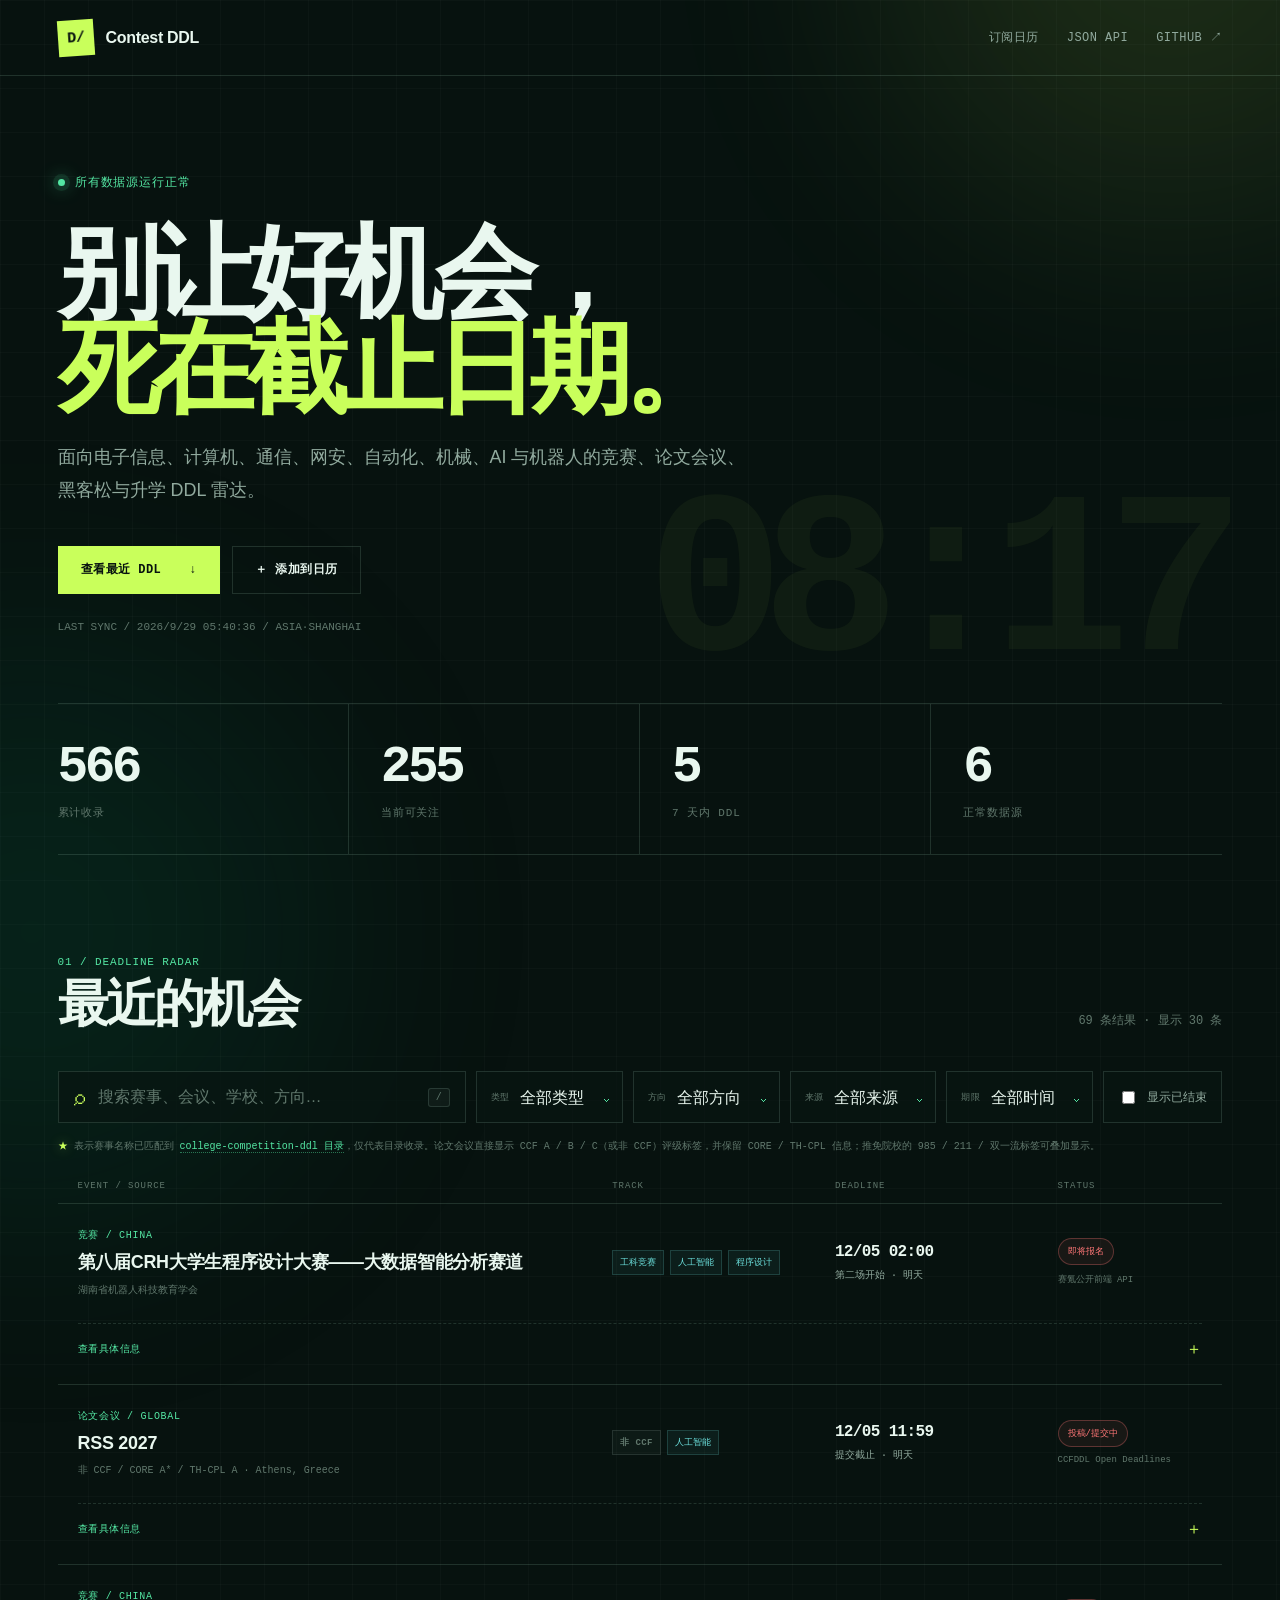
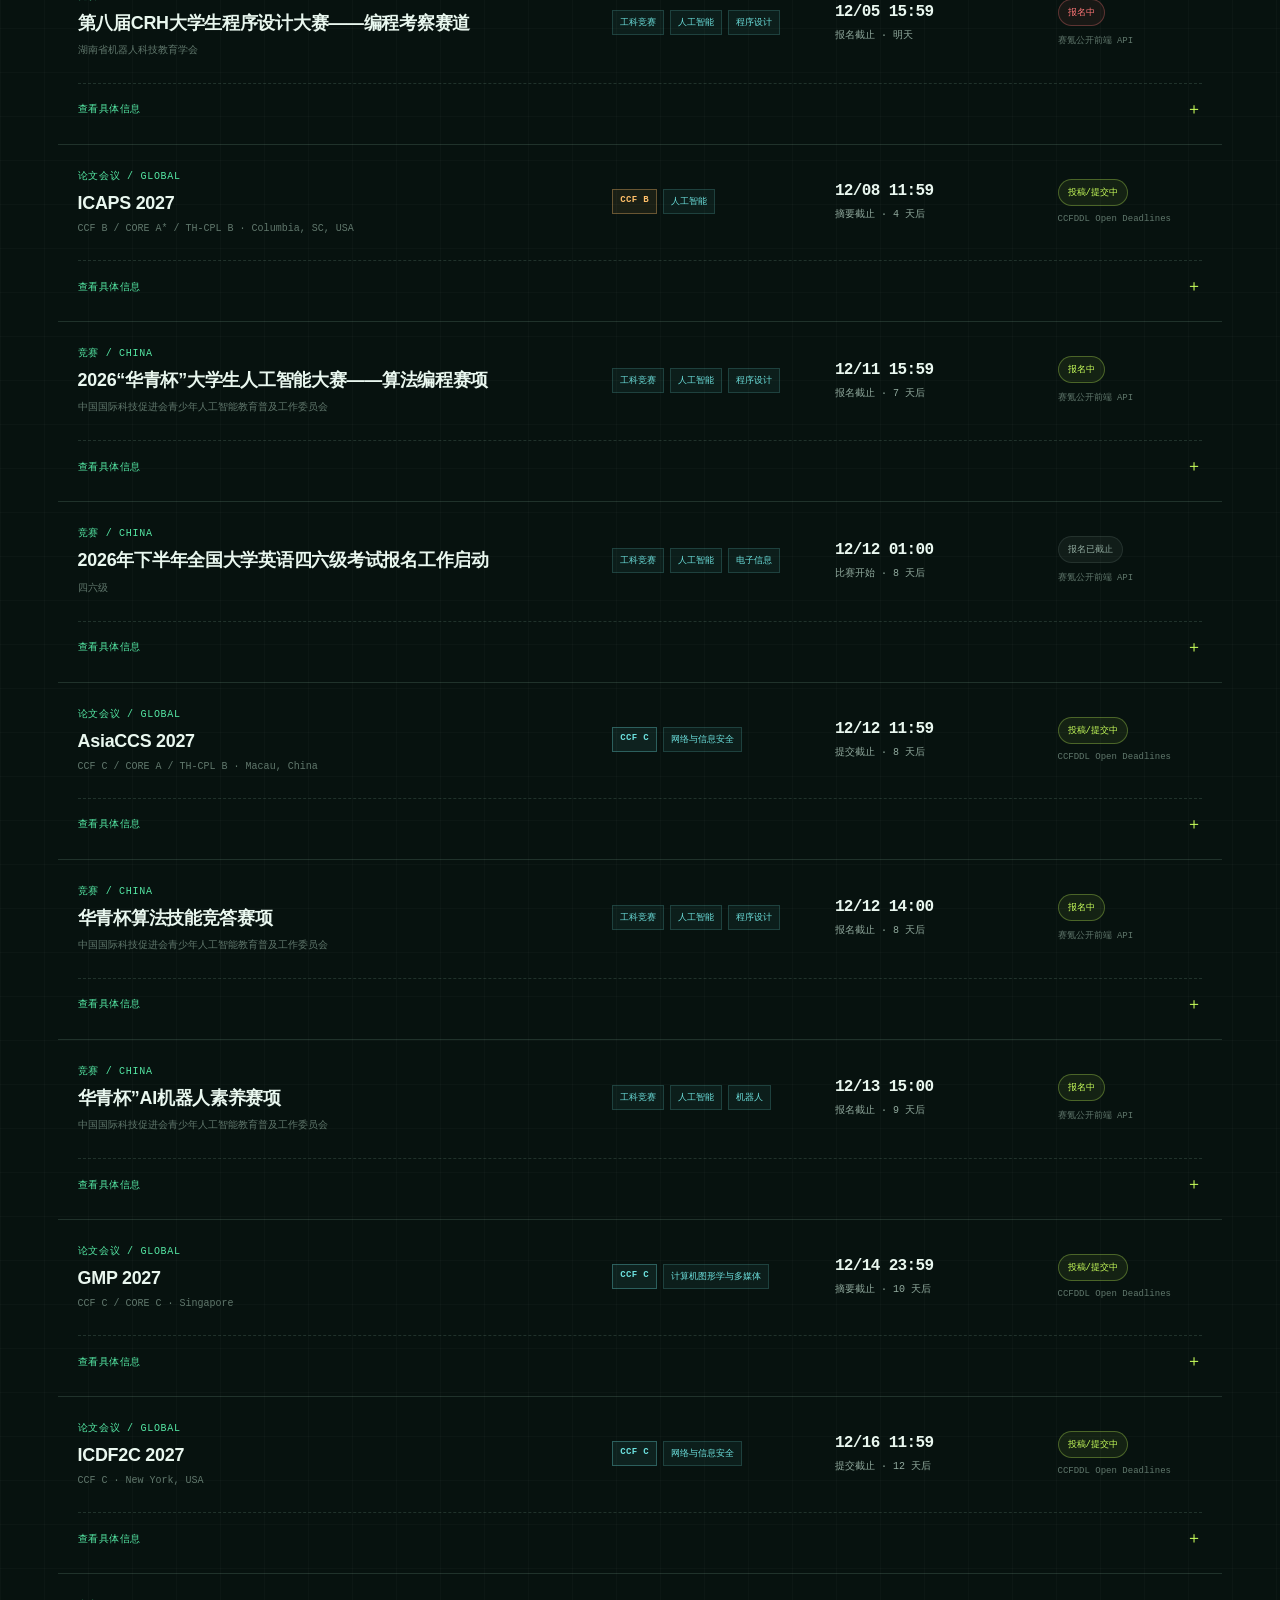
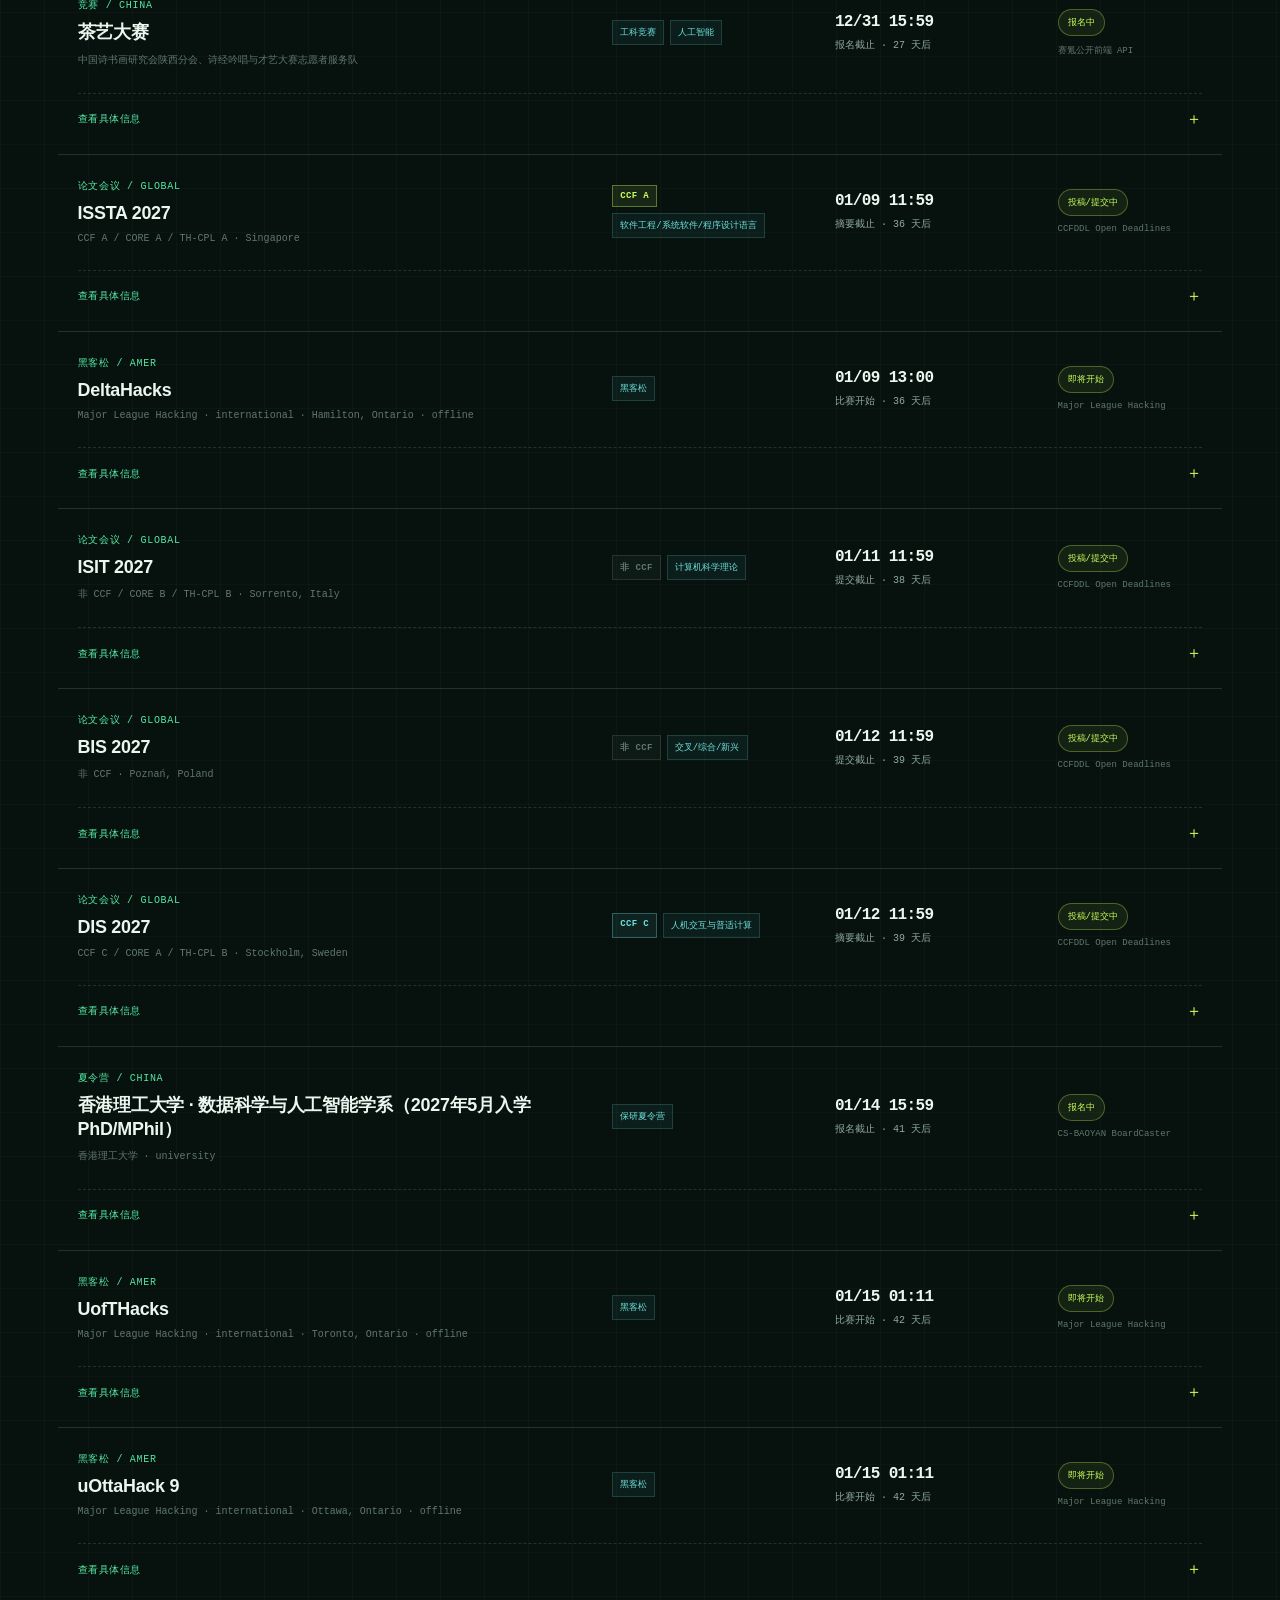
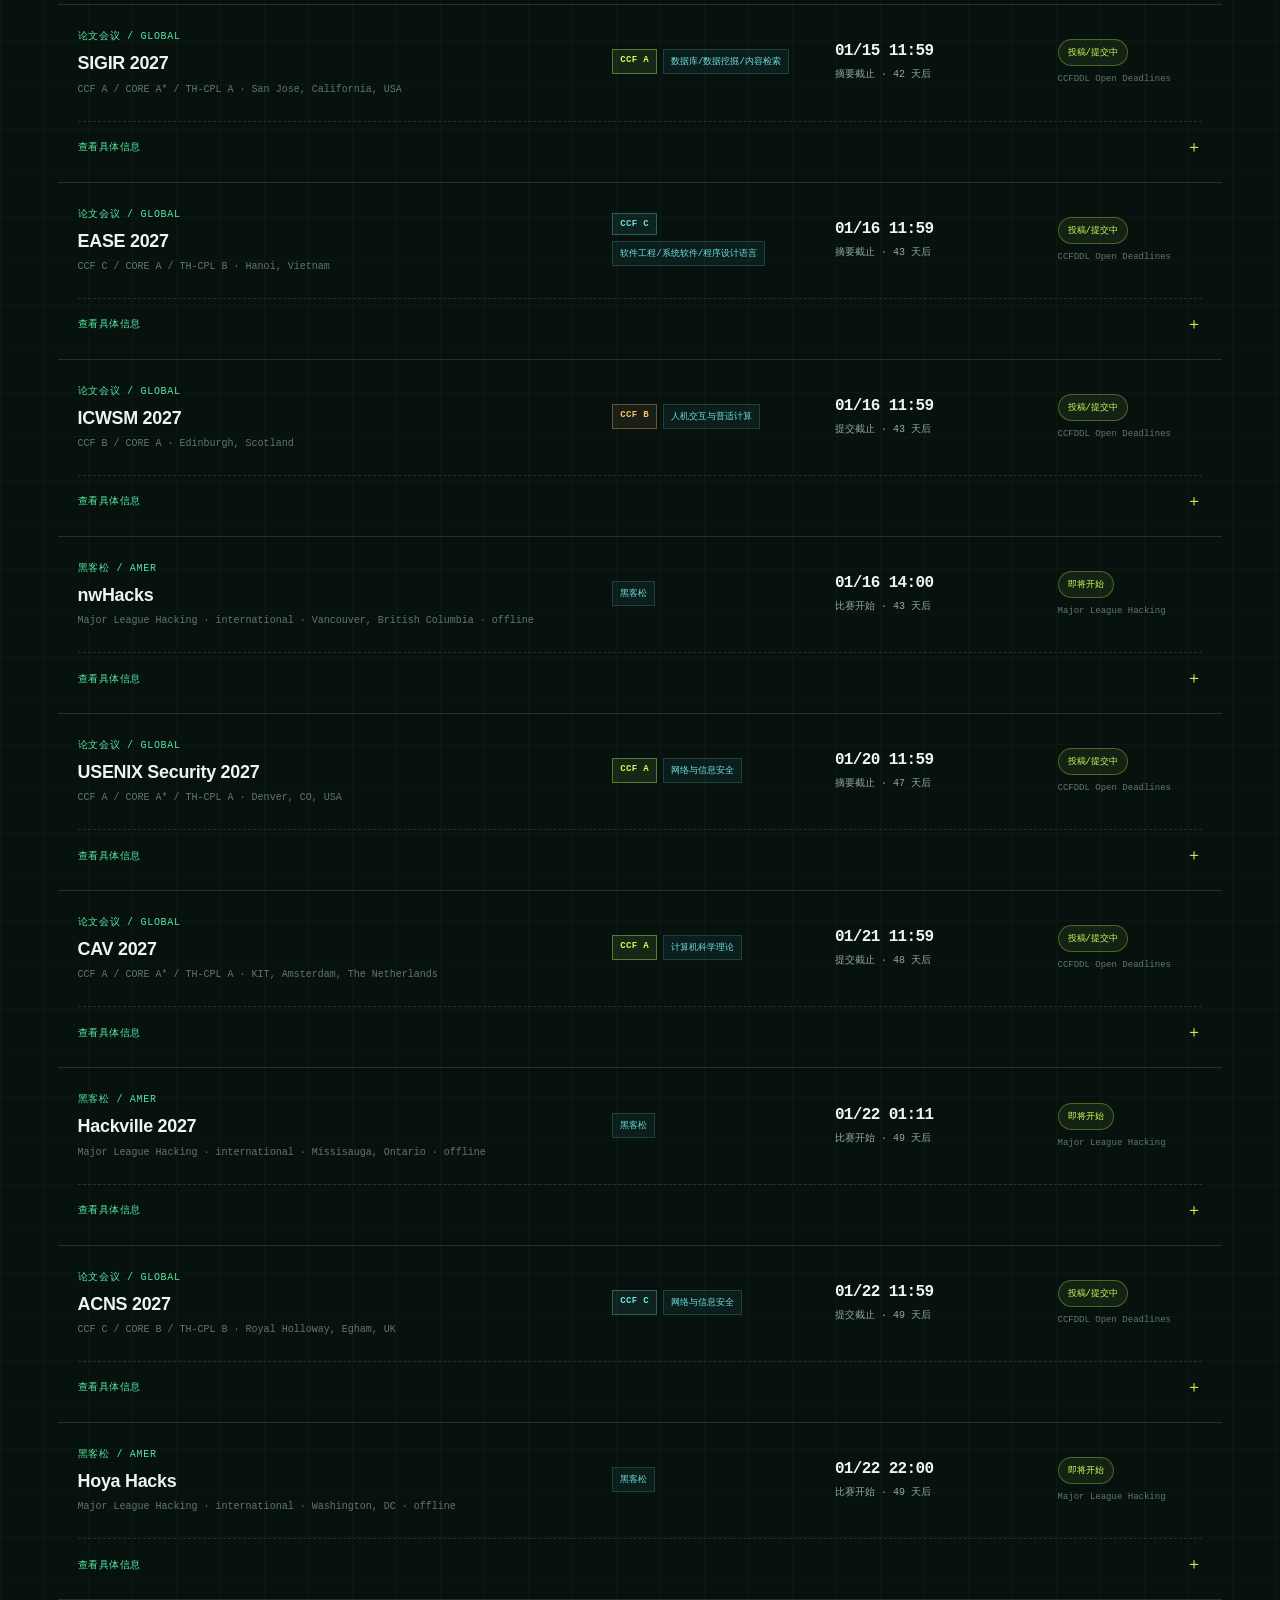
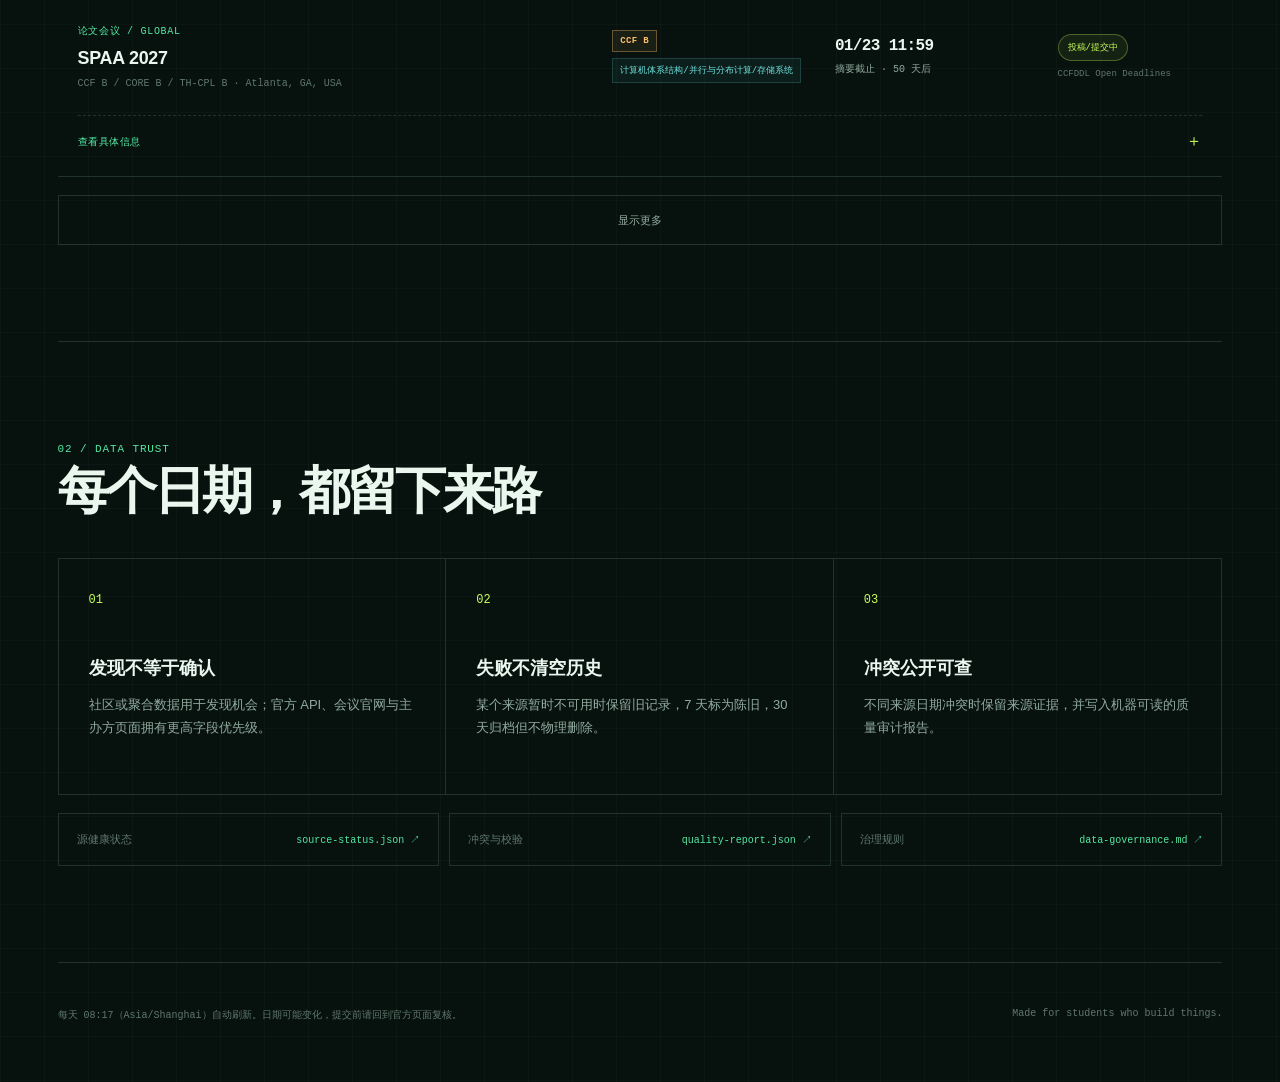
<file: index.html>
<!doctype html>
<html lang="zh-CN">
<head>
  <meta charset="utf-8">
  <meta name="viewport" content="width=device-width, initial-scale=1">
  <meta name="description" content="工科竞赛、论文会议、黑客松、保研夏令营与预推免 DDL 聚合日历，每日自动更新。">
  <meta name="theme-color" content="#071b16">
  <title>Contest DDL — 工科生的截止日期雷达</title>
  <link rel="icon" href="./assets/favicon.svg" type="image/svg+xml">
  <link rel="stylesheet" href="./assets/style.css">
</head>
<body>
  <div class="ambient ambient-a" aria-hidden="true"></div>
  <div class="ambient ambient-b" aria-hidden="true"></div>
  <header class="topbar">
    <a class="brand" href="./" aria-label="Contest DDL 首页">
      <span class="brand-mark">D/</span>
      <span>Contest DDL</span>
    </a>
    <nav class="top-actions" aria-label="快捷链接">
      <a href="./data/competitions.ics">订阅日历</a>
      <a href="./data/competitions.json">JSON API</a>
      <a href="https://github.com/Nemoyuzx/contest-ddl" target="_blank" rel="noreferrer">GitHub ↗</a>
    </nav>
  </header>

  <main>
    <section class="hero">
      <div class="eyebrow"><span class="live-dot"></span><span id="healthText">正在读取本站快照</span></div>
      <h1>别让好机会，<br><em>死在截止日期。</em></h1>
      <p>面向电子信息、计算机、通信、网安、自动化、机械、AI 与机器人的竞赛、论文会议、黑客松与升学 DDL 雷达。</p>
      <div class="hero-actions">
        <a class="button button-primary" href="#events">查看最近 DDL <span>↓</span></a>
        <a class="button button-ghost" href="./data/competitions.ics">＋ 添加到日历</a>
      </div>
      <div class="updated" id="updatedAt">数据载入中…</div>
    </section>

    <section class="metrics" aria-label="数据概览">
      <article><strong id="totalMetric">—</strong><span>累计收录</span></article>
      <article><strong id="activeMetric">—</strong><span>当前可关注</span></article>
      <article><strong id="weekMetric">—</strong><span>7 天内 DDL</span></article>
      <article><strong id="sourceMetric">—</strong><span>正常数据源</span></article>
    </section>

    <section class="workspace" id="events">
      <div class="section-heading">
        <div>
          <span class="section-index">01 / DEADLINE RADAR</span>
          <h2>最近的机会</h2>
        </div>
        <p id="resultCount">正在整理日程…</p>
      </div>

      <div class="controls" role="search">
        <label class="search-box">
          <span aria-hidden="true">⌕</span>
          <input id="searchInput" type="search" placeholder="搜索赛事、会议、学校、方向…" autocomplete="off">
          <kbd>/</kbd>
        </label>
        <label class="select-wrap"><span>类型</span><select id="typeFilter"><option value="all">全部类型</option></select></label>
        <label class="select-wrap"><span>方向</span><select id="categoryFilter"><option value="all">全部方向</option></select></label>
        <label class="select-wrap"><span>来源</span><select id="sourceFilter"><option value="all">全部来源</option></select></label>
        <label class="select-wrap"><span>期限</span><select id="windowFilter"><option value="all">全部时间</option><option value="7">7 天内</option><option value="30">30 天内</option><option value="90">90 天内</option></select></label>
        <label class="check-wrap"><input id="expiredToggle" type="checkbox"><span>显示已结束</span></label>
      </div>
      <p class="catalog-legend"><span>★</span> 表示赛事名称已匹配到 <a href="https://github.com/xcg1125/college-competition-ddl/blob/main/competitions.json" target="_blank" rel="noreferrer">college-competition-ddl 目录</a>，仅代表目录收录。论文会议直接显示 CCF A / B / C（或非 CCF）评级标签，并保留 CORE / TH-CPL 信息；推免院校的 985 / 211 / 双一流标签可叠加显示。</p>

      <div class="timeline-head" aria-hidden="true">
        <span>EVENT / SOURCE</span><span>TRACK</span><span>DEADLINE</span><span>STATUS</span>
      </div>
      <div class="event-list" id="eventList" aria-live="polite"></div>
      <button class="load-more" id="loadMore" type="button" hidden>显示更多</button>
      <div class="empty-state" id="emptyState" hidden>
        <span>∅</span><h3>没有符合条件的事件</h3><p>试试放宽期限或换一个关键词。</p>
      </div>
    </section>

    <section class="trust">
      <div class="section-heading">
        <div><span class="section-index">02 / DATA TRUST</span><h2>每个日期，都留下来路</h2></div>
      </div>
      <div class="trust-grid">
        <article><span>01</span><h3>发现不等于确认</h3><p>社区或聚合数据用于发现机会；官方 API、会议官网与主办方页面拥有更高字段优先级。</p></article>
        <article><span>02</span><h3>失败不清空历史</h3><p>某个来源暂时不可用时保留旧记录，7 天标为陈旧，30 天归档但不物理删除。</p></article>
        <article><span>03</span><h3>冲突公开可查</h3><p>不同来源日期冲突时保留来源证据，并写入机器可读的质量审计报告。</p></article>
      </div>
      <div class="data-links">
        <a href="./data/source-status.json"><span>源健康状态</span><b>source-status.json ↗</b></a>
        <a href="./data/quality-report.json"><span>冲突与校验</span><b>quality-report.json ↗</b></a>
        <a href="./docs/data-governance.md"><span>治理规则</span><b>data-governance.md ↗</b></a>
      </div>
    </section>
  </main>

  <footer>
    <p>每天 08:17（Asia/Shanghai）自动刷新。日期可能变化，提交前请回到官方页面复核。</p>
    <p>Made for students who build things.</p>
  </footer>

  <template id="eventTemplate">
    <article class="event-row">
      <div class="event-main"><div class="event-kicker"></div><h3><a target="_blank" rel="noreferrer"></a></h3><p class="event-meta"></p></div>
      <div class="event-categories"></div>
      <div class="deadline"><strong></strong><span></span></div>
      <div class="event-state"><span class="status-pill"></span><small></small></div>
      <details class="event-details" hidden>
        <summary>查看具体信息 <span>＋</span></summary>
        <div class="detail-grid">
          <section class="description-block" hidden><h4>活动介绍</h4><p></p></section>
          <section class="eligibility-block" hidden><h4>适用对象</h4><p></p></section>
          <section class="timeline-block" hidden><h4>关键时间</h4><dl></dl></section>
          <section class="schedule-block" hidden><h4>关键阶段</h4><div></div></section>
          <section class="attachments-block" hidden><h4>附件</h4><div></div></section>
          <section class="evidence-block" hidden><h4>数据来源</h4><div></div><p></p></section>
        </div>
      </details>
    </article>
  </template>
  <script src="./assets/app.js" defer></script>
</body>
</html>
</file>
<file: assets/style.css>
:root {
  --ink: #e9f7ef;
  --muted: #91aa9e;
  --dim: #60776c;
  --bg: #07120f;
  --panel: rgba(12, 31, 25, .72);
  --line: rgba(167, 219, 190, .16);
  --acid: #c9ff5b;
  --mint: #54e6a3;
  --cyan: #6de1df;
  --warn: #ffbf69;
  --danger: #ff7676;
  --font-sans: Inter, ui-sans-serif, -apple-system, BlinkMacSystemFont, "Segoe UI", "PingFang SC", "Microsoft YaHei", sans-serif;
  --font-mono: "SFMono-Regular", Consolas, "Liberation Mono", monospace;
}

* { box-sizing: border-box; }
html { scroll-behavior: smooth; }
body {
  margin: 0; min-height: 100vh; color: var(--ink); background: var(--bg);
  font-family: var(--font-sans); -webkit-font-smoothing: antialiased; overflow-x: hidden;
  background-image: linear-gradient(rgba(255,255,255,.018) 1px, transparent 1px), linear-gradient(90deg, rgba(255,255,255,.018) 1px, transparent 1px);
  background-size: 44px 44px;
}
a { color: inherit; text-decoration: none; }
button, input, select { font: inherit; }
.ambient { position: fixed; width: 45vw; height: 45vw; border-radius: 50%; filter: blur(130px); opacity: .11; pointer-events: none; z-index: -1; }
.ambient-a { background: var(--acid); top: -28vw; right: -14vw; }
.ambient-b { background: #00a873; bottom: -25vw; left: -20vw; }

.topbar { height: 76px; max-width: 1440px; margin: 0 auto; padding: 0 4.5vw; display: flex; align-items: center; justify-content: space-between; border-bottom: 1px solid var(--line); }
.brand { display: flex; align-items: center; gap: 12px; font-weight: 720; letter-spacing: -.02em; }
.brand-mark { display: grid; place-items: center; width: 36px; height: 36px; color: #07120f; background: var(--acid); font: 800 15px var(--font-mono); transform: rotate(-4deg); }
.top-actions { display: flex; align-items: center; gap: 28px; color: var(--muted); font: 12px var(--font-mono); text-transform: uppercase; letter-spacing: .04em; }
.top-actions a:hover { color: var(--acid); }

main { max-width: 1440px; margin: 0 auto; padding: 0 4.5vw; }
.hero { min-height: 610px; padding: 96px 0 70px; border-bottom: 1px solid var(--line); position: relative; }
.hero::after { content: "08:17"; position: absolute; right: 0; bottom: 28px; color: rgba(201,255,91,.045); font: 800 clamp(7rem, 18vw, 18rem)/.75 var(--font-mono); letter-spacing: -.1em; z-index: -1; }
.eyebrow { display: inline-flex; align-items: center; gap: 10px; color: var(--mint); font: 12px var(--font-mono); letter-spacing: .08em; text-transform: uppercase; }
.live-dot { width: 7px; height: 7px; background: var(--mint); border-radius: 50%; box-shadow: 0 0 0 5px rgba(84,230,163,.1), 0 0 18px var(--mint); animation: pulse 2.3s infinite; }
@keyframes pulse { 50% { opacity: .45; box-shadow: 0 0 0 9px transparent; } }
.hero h1 { max-width: 900px; margin: 34px 0 26px; font-size: clamp(3.8rem, 8vw, 8.8rem); line-height: .93; letter-spacing: -.075em; font-weight: 730; }
.hero h1 em { color: var(--acid); font-style: normal; }
.hero > p { max-width: 690px; margin: 0; color: var(--muted); font-size: clamp(1rem, 1.4vw, 1.28rem); line-height: 1.8; }
.hero-actions { display: flex; flex-wrap: wrap; gap: 12px; margin-top: 40px; }
.button { min-height: 48px; display: inline-flex; align-items: center; justify-content: center; gap: 28px; padding: 0 22px; border: 1px solid var(--line); font: 700 12px var(--font-mono); letter-spacing: .04em; text-transform: uppercase; transition: .2s ease; }
.button-primary { color: #07120f; background: var(--acid); border-color: var(--acid); }
.button-primary:hover { background: #dcff92; transform: translateY(-2px); }
.button-ghost:hover { border-color: var(--acid); color: var(--acid); }
.updated { margin-top: 27px; color: var(--dim); font: 11px var(--font-mono); }

.metrics { display: grid; grid-template-columns: repeat(4, 1fr); border-bottom: 1px solid var(--line); }
.metrics article { padding: 38px 0 34px; border-right: 1px solid var(--line); }
.metrics article:not(:first-child) { padding-left: 32px; }
.metrics article:last-child { border: 0; }
.metrics strong { display: block; font: 600 clamp(2rem, 4vw, 4.4rem)/1 var(--font-mono); letter-spacing: -.07em; }
.metrics span { display: block; margin-top: 12px; color: var(--dim); font: 11px var(--font-mono); text-transform: uppercase; letter-spacing: .08em; }

.workspace, .trust { padding: 96px 0; border-bottom: 1px solid var(--line); }
.section-heading { display: flex; align-items: end; justify-content: space-between; gap: 24px; margin-bottom: 42px; }
.section-index { color: var(--mint); font: 11px var(--font-mono); letter-spacing: .08em; }
.section-heading h2 { margin: 9px 0 0; font-size: clamp(2.3rem, 4vw, 4.5rem); line-height: 1; letter-spacing: -.055em; }
.section-heading > p { margin: 0; color: var(--dim); font: 12px var(--font-mono); }
.controls { display: grid; grid-template-columns: minmax(260px, 2fr) repeat(4, minmax(125px, .72fr)) auto; gap: 10px; margin-bottom: 30px; }
.search-box, .select-wrap, .check-wrap { min-height: 52px; border: 1px solid var(--line); background: rgba(8,22,18,.75); }
.search-box { display: flex; align-items: center; padding: 0 15px; gap: 11px; }
.search-box > span { color: var(--acid); font-size: 22px; }
.search-box input { flex: 1; min-width: 0; color: var(--ink); background: none; border: 0; outline: 0; }
.search-box input::placeholder { color: var(--dim); }
kbd { padding: 3px 7px; color: var(--dim); background: rgba(255,255,255,.035); border: 1px solid var(--line); border-radius: 3px; font: 10px var(--font-mono); }
.select-wrap { position: relative; display: grid; grid-template-columns: auto 1fr; align-items: center; padding-left: 14px; }
.select-wrap span { color: var(--dim); font: 9px var(--font-mono); text-transform: uppercase; letter-spacing: .08em; }
.select-wrap select { width: 100%; height: 50px; padding: 0 26px 0 10px; color: var(--ink); background: transparent; border: 0; outline: 0; appearance: none; cursor: pointer; }
.select-wrap::after { content: "⌄"; position: absolute; right: 12px; color: var(--mint); pointer-events: none; }
.check-wrap { display: flex; align-items: center; gap: 9px; padding: 0 14px; color: var(--muted); white-space: nowrap; font-size: 12px; cursor: pointer; }
.check-wrap input { accent-color: var(--acid); }
.catalog-legend { margin: -14px 0 26px; color: var(--dim); font: 10px/1.6 var(--font-mono); }
.catalog-legend span, .catalog-star { color: var(--acid); text-shadow: 0 0 12px rgba(201,255,91,.38); }
.catalog-legend a { color: var(--mint); border-bottom: 1px dotted rgba(84,230,163,.45); }
.catalog-star { display: inline-block; margin-left: 2px; font-size: .8em; vertical-align: .08em; }
.timeline-head, .event-row { display: grid; grid-template-columns: minmax(300px, 2.3fr) minmax(140px, .9fr) minmax(170px, .9fr) minmax(120px, .65fr); gap: 22px; align-items: center; }
.timeline-head { padding: 0 20px 12px; color: var(--dim); font: 9px var(--font-mono); letter-spacing: .1em; }
.event-row { min-height: 128px; padding: 24px 20px; border-top: 1px solid var(--line); position: relative; transition: background .2s ease, transform .2s ease; }
.event-row:last-child { border-bottom: 1px solid var(--line); }
.event-row::before { content: ""; position: absolute; left: 0; top: 0; bottom: 0; width: 2px; background: transparent; }
.event-row:hover { background: rgba(201,255,91,.035); transform: translateX(4px); }
.event-row:hover::before { background: var(--acid); }
.event-kicker { margin-bottom: 8px; color: var(--mint); font: 10px var(--font-mono); text-transform: uppercase; letter-spacing: .07em; }
.event-main h3 { margin: 0; font-size: clamp(1rem, 1.4vw, 1.22rem); line-height: 1.35; letter-spacing: -.015em; }
.event-main h3 a:hover { color: var(--acid); }
.event-meta { margin: 8px 0 0; color: var(--dim); font: 10px var(--font-mono); white-space: nowrap; overflow: hidden; text-overflow: ellipsis; }
.event-categories { display: flex; flex-wrap: wrap; gap: 6px; }
.tag { padding: 5px 7px; color: var(--cyan); background: rgba(109,225,223,.06); border: 1px solid rgba(109,225,223,.18); font: 9px var(--font-mono); }
.rank-tag { font-weight: 800; letter-spacing: .04em; }
.rank-ccf-a { color: var(--acid); background: rgba(201,255,91,.09); border-color: rgba(201,255,91,.38); }
.rank-ccf-b { color: var(--warn); background: rgba(255,191,105,.08); border-color: rgba(255,191,105,.34); }
.rank-ccf-c { color: var(--cyan); background: rgba(109,225,223,.08); border-color: rgba(109,225,223,.32); }
.rank-ccf-none { color: var(--dim); background: rgba(145,170,158,.05); border-color: rgba(145,170,158,.18); }
.tier-tag { font-weight: 750; letter-spacing: .03em; }
.tier-985 { color: var(--acid); background: rgba(201,255,91,.08); border-color: rgba(201,255,91,.32); }
.tier-211 { color: var(--warn); background: rgba(255,191,105,.07); border-color: rgba(255,191,105,.3); }
.tier-double-first { color: var(--mint); background: rgba(84,230,163,.08); border-color: rgba(84,230,163,.3); }
.deadline strong { display: block; font: 620 16px var(--font-mono); letter-spacing: -.04em; }
.deadline span { display: block; margin-top: 7px; color: var(--muted); font: 10px var(--font-mono); }
.status-pill { display: inline-flex; padding: 6px 9px; border-radius: 99px; color: var(--muted); background: rgba(145,170,158,.08); border: 1px solid rgba(145,170,158,.15); font: 9px var(--font-mono); text-transform: uppercase; }
.status-pill.open, .status-pill.ongoing { color: var(--acid); border-color: rgba(201,255,91,.3); background: rgba(201,255,91,.07); }
.status-pill.urgent { color: var(--danger); border-color: rgba(255,118,118,.3); background: rgba(255,118,118,.07); }
.event-state small { display: block; margin-top: 8px; color: var(--dim); font: 9px var(--font-mono); }
.event-details { grid-column: 1 / -1; width: 100%; margin-top: 4px; border-top: 1px dashed var(--line); }
.event-details summary { display: flex; align-items: center; justify-content: space-between; padding: 15px 0 0; color: var(--mint); cursor: pointer; list-style: none; font: 10px var(--font-mono); letter-spacing: .05em; }
.event-details summary::-webkit-details-marker { display: none; }
.event-details summary span { color: var(--acid); font-size: 16px; transition: transform .2s ease; }
.event-details[open] summary span { transform: rotate(45deg); }
.detail-grid { display: grid; grid-template-columns: repeat(2, minmax(0, 1fr)); gap: 12px; padding: 18px 0 4px; }
.detail-grid section { min-width: 0; padding: 17px; border: 1px solid var(--line); background: rgba(2, 14, 11, .38); }
.detail-grid section[hidden] { display: none; }
.detail-grid h4 { margin: 0 0 12px; color: var(--acid); font: 10px var(--font-mono); letter-spacing: .06em; text-transform: uppercase; }
.detail-grid p { margin: 0; color: var(--muted); font-size: 12px; line-height: 1.8; }
.description-block, .evidence-block { grid-column: 1 / -1; }
.timeline-block dl { display: grid; grid-template-columns: auto 1fr; gap: 9px 18px; margin: 0; }
.timeline-block dt { color: var(--dim); font: 10px var(--font-mono); }
.timeline-block dd { margin: 0; color: var(--ink); font: 11px var(--font-mono); }
.schedule-block > div { display: grid; gap: 11px; }
.schedule-block article { display: grid; grid-template-columns: minmax(90px, .6fr) 1fr; gap: 4px 12px; padding-bottom: 10px; border-bottom: 1px solid var(--line); }
.schedule-block article:last-child { padding-bottom: 0; border: 0; }
.schedule-block strong { color: var(--ink); font-size: 11px; }
.schedule-block span { color: var(--mint); font: 9px var(--font-mono); }
.schedule-block article p { grid-column: 1 / -1; font-size: 11px; }
.attachments-block > div, .evidence-block > div { display: flex; flex-wrap: wrap; gap: 8px; }
.attachments-block a, .evidence-block a { padding: 7px 9px; color: var(--cyan); border: 1px solid rgba(109,225,223,.18); font: 9px var(--font-mono); overflow-wrap: anywhere; }
.attachments-block a:hover, .evidence-block a:hover { border-color: var(--cyan); }
.evidence-block p { margin-top: 12px; color: var(--dim); font-size: 10px; }
.load-more { width: 100%; margin-top: 18px; min-height: 50px; color: var(--muted); background: transparent; border: 1px solid var(--line); cursor: pointer; font: 11px var(--font-mono); }
.load-more:hover { color: var(--acid); border-color: var(--acid); }
.empty-state { padding: 80px 20px; border: 1px solid var(--line); text-align: center; }
.empty-state > span { color: var(--acid); font: 48px var(--font-mono); }
.empty-state h3 { margin: 18px 0 8px; }
.empty-state p { color: var(--dim); }

.trust-grid { display: grid; grid-template-columns: repeat(3, 1fr); border: 1px solid var(--line); }
.trust-grid article { min-height: 235px; padding: 30px; border-right: 1px solid var(--line); }
.trust-grid article:last-child { border: 0; }
.trust-grid article > span { color: var(--acid); font: 12px var(--font-mono); }
.trust-grid h3 { margin: 48px 0 14px; font-size: 1.15rem; }
.trust-grid p { margin: 0; color: var(--muted); font-size: 13px; line-height: 1.75; }
.data-links { display: grid; grid-template-columns: repeat(3, 1fr); margin-top: 18px; gap: 10px; }
.data-links a { padding: 18px; display: flex; align-items: center; justify-content: space-between; border: 1px solid var(--line); }
.data-links a:hover { border-color: var(--acid); }
.data-links span { color: var(--dim); font-size: 11px; }
.data-links b { color: var(--mint); font: 10px var(--font-mono); }
footer { max-width: 1440px; margin: 0 auto; padding: 35px 4.5vw 50px; display: flex; justify-content: space-between; gap: 24px; color: var(--dim); font: 10px var(--font-mono); }
.not-found { min-height: 100vh; padding: 12vh 6vw; display: flex; flex-direction: column; justify-content: center; align-items: flex-start; }
.not-found > span { color: var(--mint); font: 12px var(--font-mono); }
.not-found h1 { margin: 25px 0 8px; font-size: clamp(3rem, 8vw, 8rem); letter-spacing: -.07em; }
.not-found p { color: var(--muted); margin-bottom: 32px; }

@media (max-width: 980px) {
  .controls { grid-template-columns: 1fr 1fr 1fr; }
  .search-box { grid-column: 1 / -1; }
  .check-wrap { justify-content: center; }
  .timeline-head { display: none; }
  .event-row { grid-template-columns: minmax(0, 1.6fr) 1fr; }
  .event-categories { grid-column: 1; }
  .deadline { grid-column: 2; grid-row: 1; }
  .event-state { grid-column: 2; grid-row: 2; }
  .event-details { grid-column: 1 / -1; grid-row: auto; }
  .data-links { grid-template-columns: 1fr; }
}
@media (max-width: 680px) {
  .topbar { height: auto; min-height: 68px; padding-top: 12px; padding-bottom: 12px; }
  .top-actions { gap: 13px; }
  .top-actions a:first-child { display: none; }
  .hero { min-height: auto; padding: 72px 0 60px; }
  .hero h1 { font-size: clamp(3.2rem, 15vw, 5.4rem); }
  .metrics { grid-template-columns: 1fr 1fr; }
  .metrics article { border-bottom: 1px solid var(--line); padding: 24px 0 !important; }
  .metrics article:nth-child(2n) { padding-left: 20px !important; border-right: 0; }
  .workspace, .trust { padding: 68px 0; }
  .section-heading { align-items: flex-start; flex-direction: column; }
  .controls { grid-template-columns: 1fr 1fr; }
  .search-box { grid-column: 1 / -1; }
  .check-wrap { grid-column: 1 / -1; }
  .event-row { display: grid; grid-template-columns: 1fr auto; gap: 18px 12px; padding: 22px 8px; }
  .event-main { grid-column: 1 / -1; }
  .event-categories { grid-column: 1; grid-row: 2; }
  .deadline { grid-column: 2; grid-row: 2; text-align: right; }
  .event-state { grid-column: 1 / -1; grid-row: 3; display: flex; align-items: center; justify-content: space-between; }
  .event-state small { margin: 0; }
  .event-details { grid-column: 1 / -1; grid-row: 4; }
  .detail-grid { grid-template-columns: 1fr; }
  .detail-grid section, .description-block, .evidence-block { grid-column: 1; }
  .trust-grid { grid-template-columns: 1fr; }
  .trust-grid article { min-height: 190px; border-right: 0; border-bottom: 1px solid var(--line); }
  .trust-grid h3 { margin-top: 32px; }
  footer { flex-direction: column; }
}
</file>
